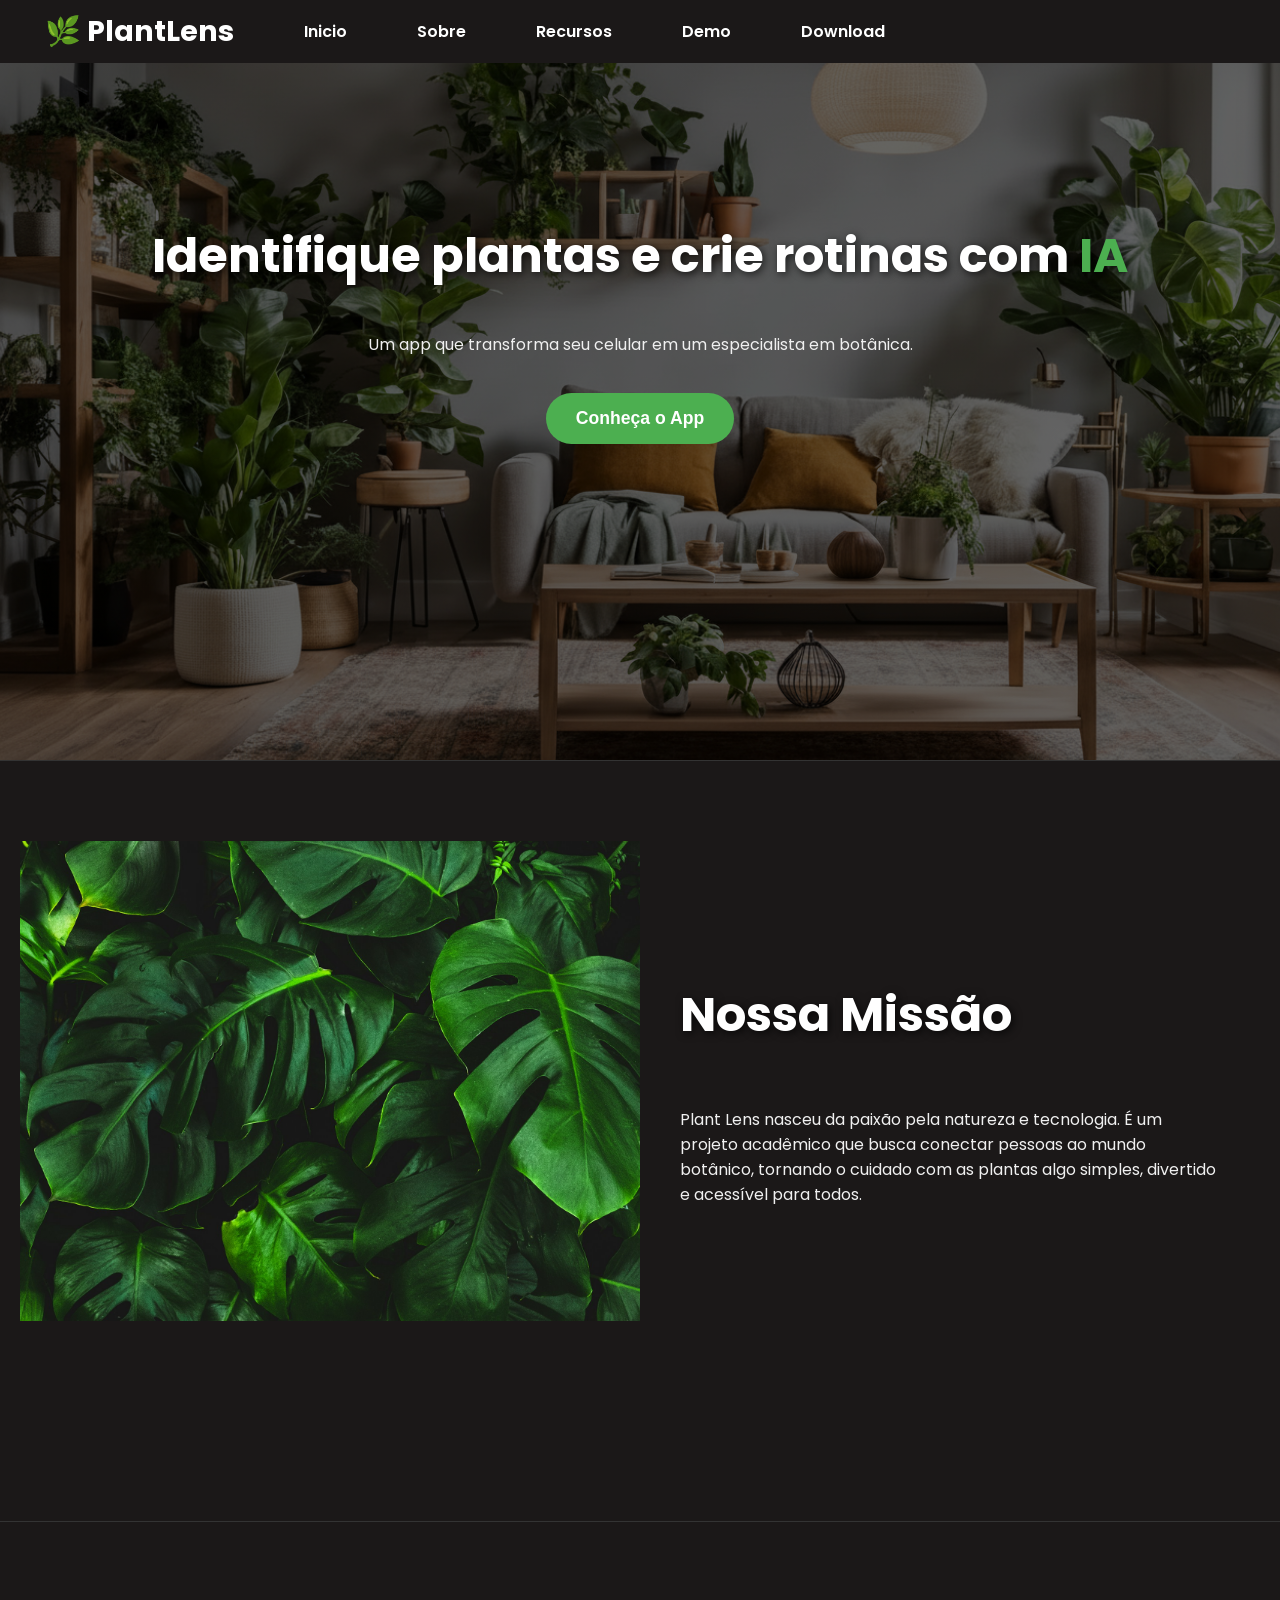
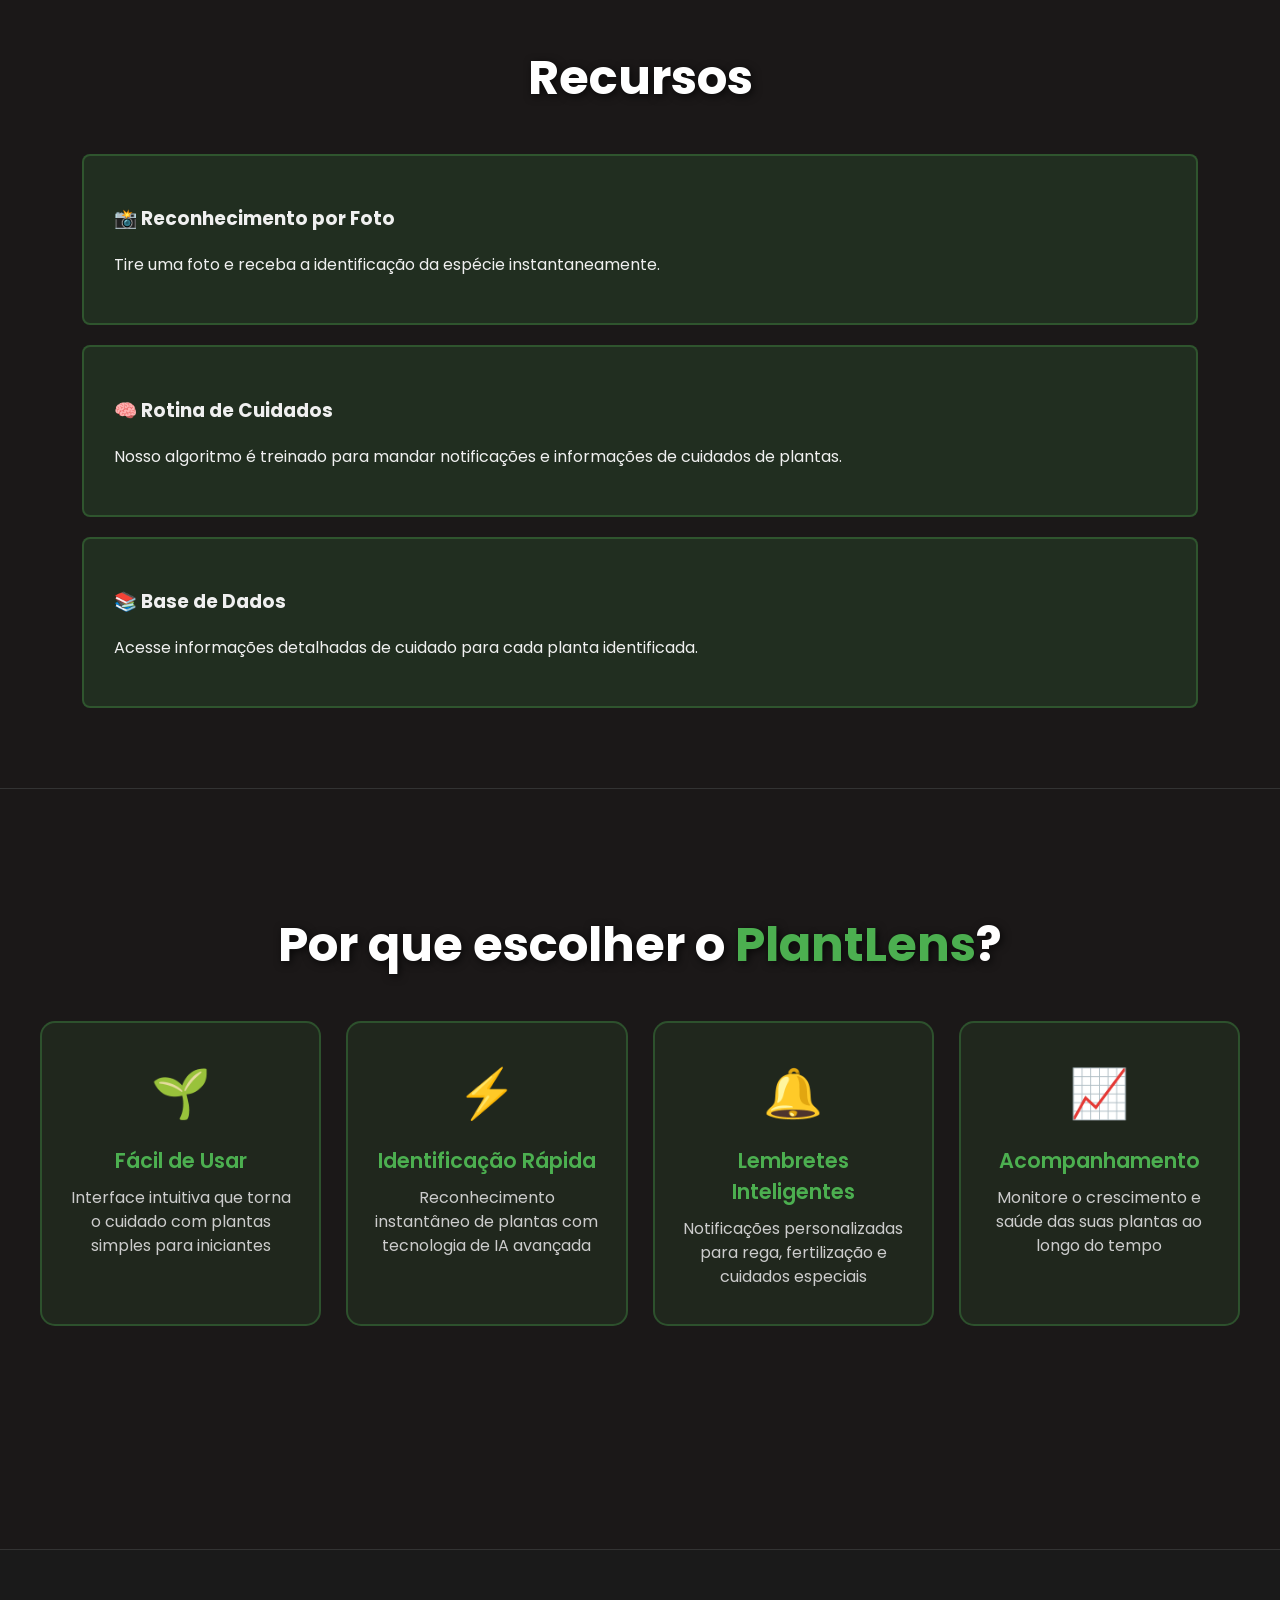
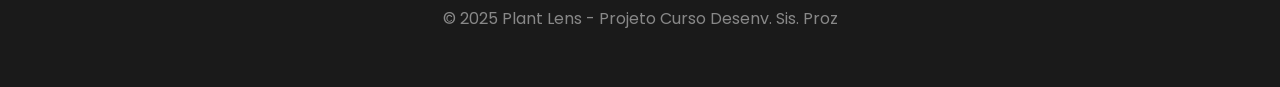
<file: index.html>
<!DOCTYPE html>
<html lang="pt-BR">

<head>
    <meta charset="UTF-8">
    <meta name="viewport" content="width=device-width, initial-scale=1.0">
    <title>PlantLens - Seu Assistente de Jardinagem</title>
    <link rel="preconnect" href="https://fonts.googleapis.com">
    <link rel="preconnect" href="https://fonts.gstatic.com" crossorigin>
    <link href="https://fonts.googleapis.com/css2?family=Poppins:wght@400;600;700&display=swap" rel="stylesheet">
    <link rel="stylesheet" href="style.css">
</head>

<body>
    <header>
        <nav>
            <ul>
                <li><a href="index.html"><h1>🌿 PlantLens</h1></a></li>
                <li><a href="index.html">Inicio</a></li>
                <li><a href="#sobre">Sobre</a></li>
                <li><a href="#recursos">Recursos</a></li>
                <li><a href="demo.html">Demo</a></li>
                <li><a href="download.html">Download</a></li>
            </ul>
        </nav>
    </header>

    <main>
        <section id="hero" class="dobra">
            <div class="conteudo-centralizado">
                <h2>Identifique plantas e crie rotinas com <span class="destaque">IA</span></h2>
                <p>Um app que transforma seu celular em um especialista em botânica.</p>
                <a href="download.html">
                    <button id="btnDownload">Conheça o App</button>
                </a>
            </div>
        </section>

        <section id="sobre" class="dobra">
            <div class="layout-dividido">
                <div class="coluna-imagem" id="sobre-imagem">
                </div>
                <div class="coluna-texto">
                    <h2>Nossa Missão</h2>
                    <p>Plant Lens nasceu da paixão pela natureza e tecnologia. É um projeto acadêmico que busca conectar pessoas ao mundo botânico, tornando o cuidado com as plantas algo simples, divertido e acessível para todos.</p>
                </div>
            </div>
        </section>

        <section id="recursos" class="dobra">
            <h2>Recursos</h2>
            <div class="container-cards">
                <div class="card">
                    <h3>📸 Reconhecimento por Foto</h3>
                    <p>Tire uma foto e receba a identificação da espécie instantaneamente.</p>
                </div>
                <div class="card">
                    <h3>🧠 Rotina de Cuidados</h3>
                    <p>Nosso algoritmo é treinado para mandar notificações e informações de cuidados de plantas.</p>
                </div>
                <div class="card">
                    <h3>📚 Base de Dados</h3>
                    <p>Acesse informações detalhadas de cuidado para cada planta identificada.</p>
                </div>
            </div>
        </section>

        <section id="beneficios" class="dobra">
            <h2>Por que escolher o <span class="destaque">PlantLens</span>?</h2>
            <div class="beneficios-grid">
                <div class="beneficio-card">
                    <div class="beneficio-icon">🌱</div>
                    <h3>Fácil de Usar</h3>
                    <p>Interface intuitiva que torna o cuidado com plantas simples para iniciantes</p>
                </div>
                <div class="beneficio-card">
                    <div class="beneficio-icon">⚡</div>
                    <h3>Identificação Rápida</h3>
                    <p>Reconhecimento instantâneo de plantas com tecnologia de IA avançada</p>
                </div>
                <div class="beneficio-card">
                    <div class="beneficio-icon">🔔</div>
                    <h3>Lembretes Inteligentes</h3>
                    <p>Notificações personalizadas para rega, fertilização e cuidados especiais</p>
                </div>
                <div class="beneficio-card">
                    <div class="beneficio-icon">📈</div>
                    <h3>Acompanhamento</h3>
                    <p>Monitore o crescimento e saúde das suas plantas ao longo do tempo</p>
                </div>
            </div>
        </section>
    </main>

    <footer>
        <p>© 2025 Plant Lens - Projeto Curso Desenv. Sis. Proz</p>
    </footer>
    
    <script src="script.js"></script>
</body>

</html>
</file>
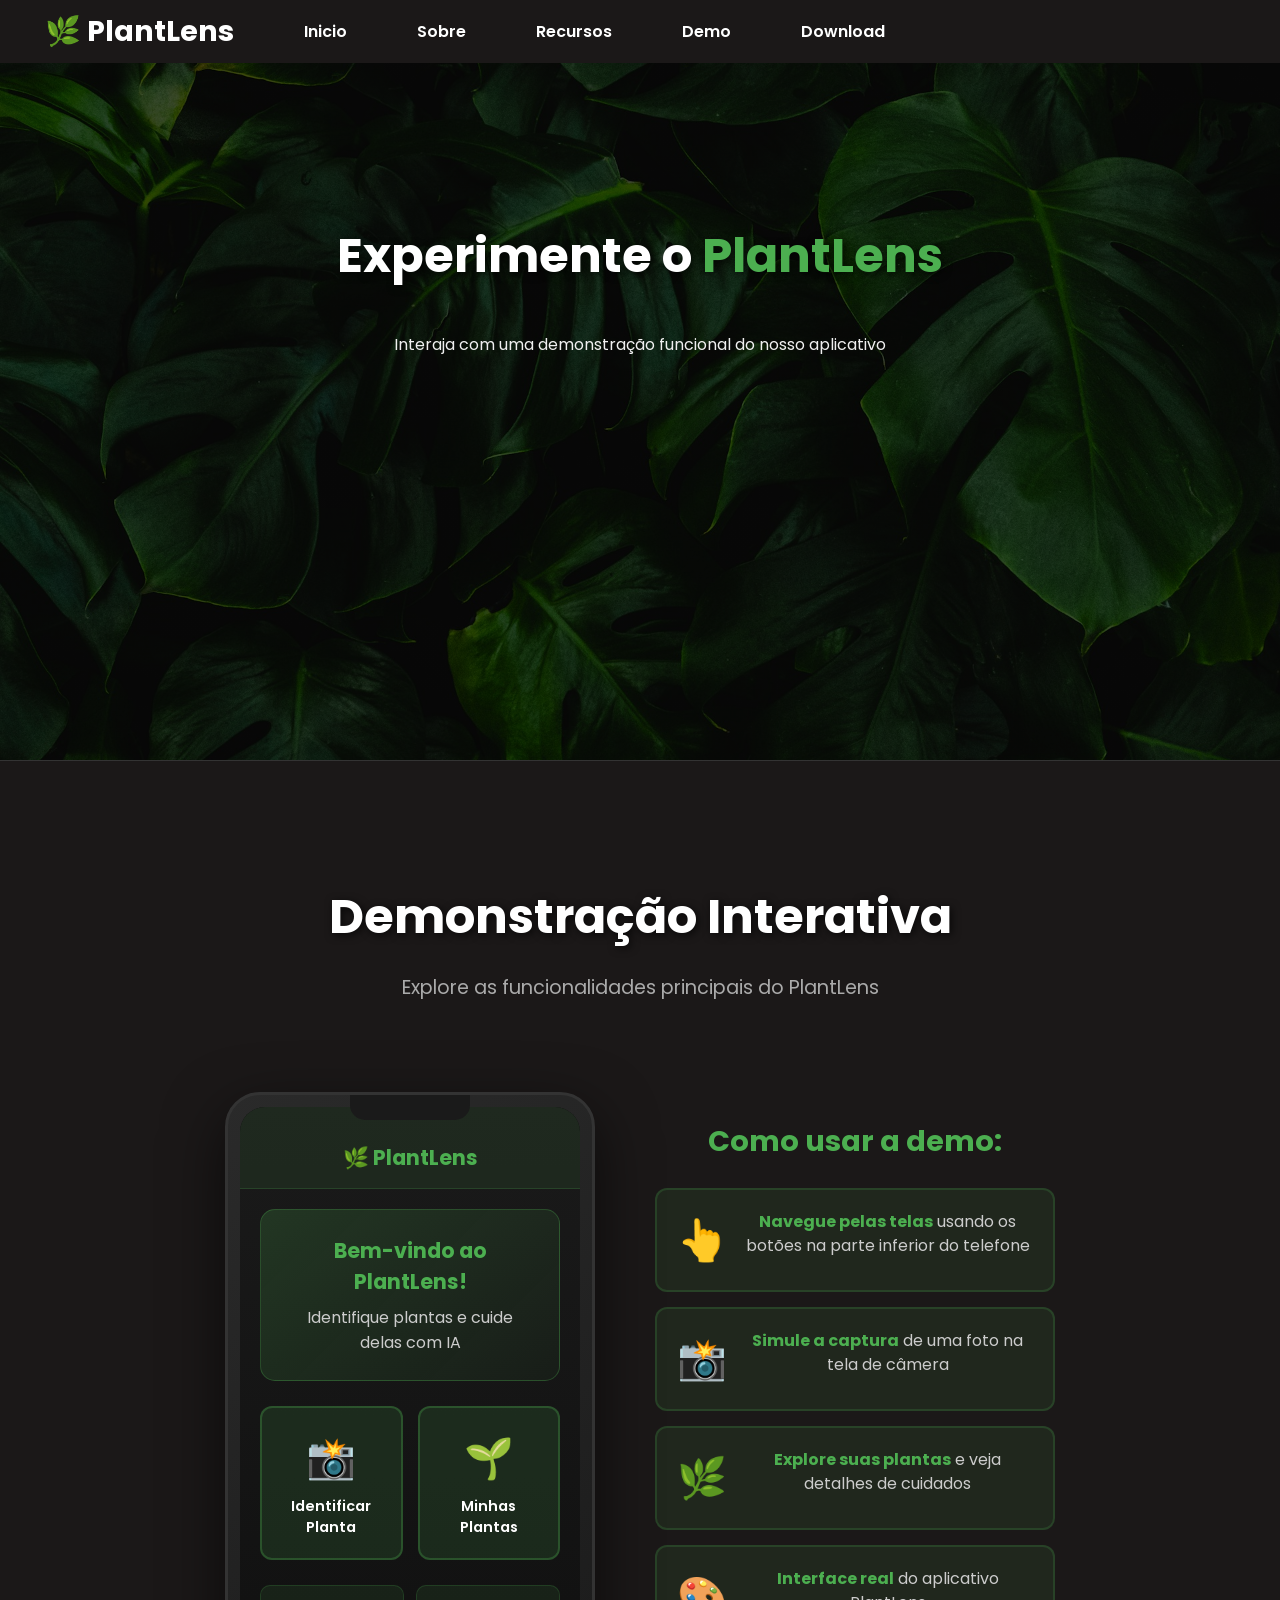
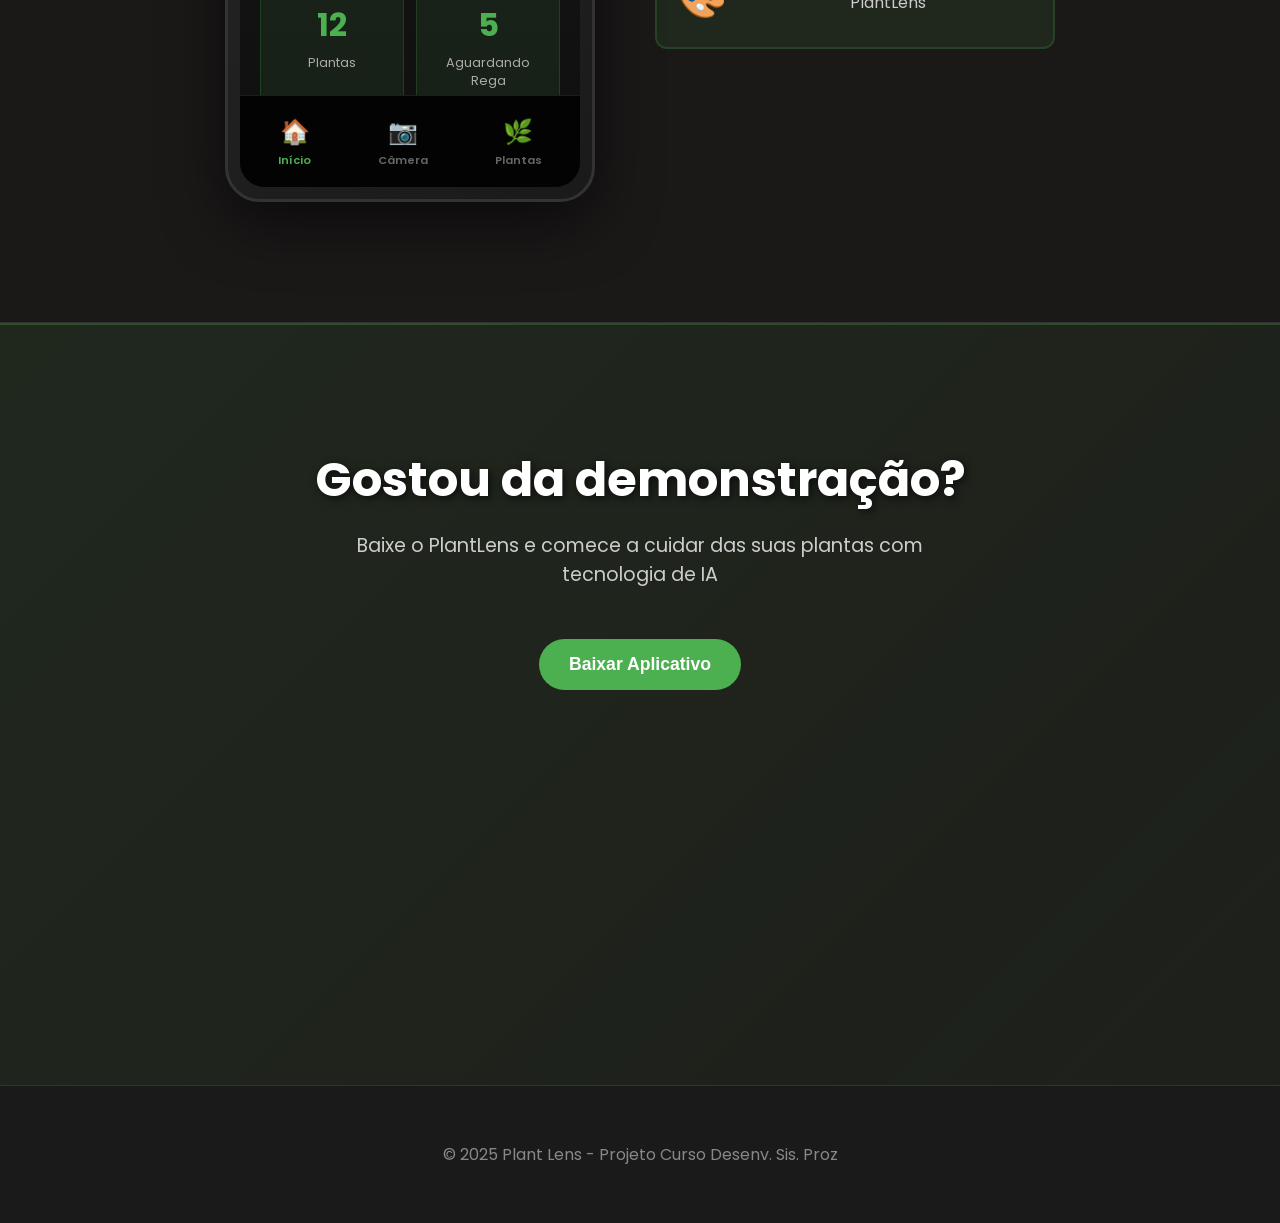
<file: demo.html>
<!DOCTYPE html>
<html lang="pt-BR">

<head>
    <meta charset="UTF-8">
    <meta name="viewport" content="width=device-width, initial-scale=1.0">
    <title>PlantLens - Demo do Aplicativo</title>
    <link rel="preconnect" href="https://fonts.googleapis.com">
    <link rel="preconnect" href="https://fonts.gstatic.com" crossorigin>
    <link href="https://fonts.googleapis.com/css2?family=Poppins:wght@400;600;700&display=swap" rel="stylesheet">
    <link rel="stylesheet" href="style.css">
</head>
    
<body>

    <header>
        <nav>
            <ul>
                <li><a href="index.html"><h1>🌿 PlantLens</h1></a></li>
                <li><a href="index.html">Inicio</a></li>
                <li><a href="index.html#sobre">Sobre</a></li>
                <li><a href="index.html#recursos">Recursos</a></li>
                <li><a href="demo.html">Demo</a></li>
                <li><a href="download.html">Download</a></li>
            </ul>
        </nav>
    </header>

    <main>
        <section id="hero_demo" class="dobra">
            <div class="conteudo-centralizado">
                <h2>Experimente o <span class="destaque">PlantLens</span></h2>
                <p>Interaja com uma demonstração funcional do nosso aplicativo</p>
            </div>
        </section>

        <section class="demo-section dobra">
            <h2>Demonstração Interativa</h2>
            <p class="demo-subtitle">Explore as funcionalidades principais do PlantLens</p>
            
            <div class="demo-container">
                <!-- Simulação do celular -->
                <div class="phone-mockup">
                    <div class="phone-notch"></div>
                    <div class="phone-screen">
                        
                        <!-- Tela 1: Home -->
                        <input type="radio" name="screen" id="screen-home" checked hidden>
                        <div class="app-screen home-screen">
                            <div class="app-header">
                                <h3>🌿 PlantLens</h3>
                            </div>
                            <div class="app-content">
                                <div class="welcome-card">
                                    <h4>Bem-vindo ao PlantLens!</h4>
                                    <p>Identifique plantas e cuide delas com IA</p>
                                </div>
                                
                                <div class="quick-actions">
                                    <label for="screen-camera" class="action-btn camera-btn">
                                        <span class="btn-icon">📸</span>
                                        <span class="btn-text">Identificar Planta</span>
                                    </label>
                                    
                                    <label for="screen-plants" class="action-btn plants-btn">
                                        <span class="btn-icon">🌱</span>
                                        <span class="btn-text">Minhas Plantas</span>
                                    </label>
                                </div>

                                <div class="stats-mini">
                                    <div class="stat-mini">
                                        <div class="stat-mini-number">12</div>
                                        <div class="stat-mini-label">Plantas</div>
                                    </div>
                                    <div class="stat-mini">
                                        <div class="stat-mini-number">5</div>
                                        <div class="stat-mini-label">Aguardando Rega</div>
                                    </div>
                                </div>
                            </div>
                            
                            <div class="app-nav">
                                <label for="screen-home" class="nav-item active">
                                    <span class="nav-icon">🏠</span>
                                    <span class="nav-label">Início</span>
                                </label>
                                <label for="screen-camera" class="nav-item">
                                    <span class="nav-icon">📷</span>
                                    <span class="nav-label">Câmera</span>
                                </label>
                                <label for="screen-plants" class="nav-item">
                                    <span class="nav-icon">🌿</span>
                                    <span class="nav-label">Plantas</span>
                                </label>
                            </div>
                        </div>

                        <!-- Tela 2: Câmera/Identificação -->
                        <input type="radio" name="screen" id="screen-camera" hidden>
                        <div class="app-screen camera-screen">
                            <div class="app-header">
                                <label for="screen-home" class="back-btn">← Voltar</label>
                                <h3>Identificar Planta</h3>
                            </div>
                            <div class="app-content">
                                <div class="camera-preview">
                                    <div class="camera-frame">
                                        <div class="scan-line"></div>
                                        <p class="camera-hint">Posicione a planta no centro</p>
                                    </div>
                                </div>
                                
                                <label for="screen-result" class="capture-btn">
                                    <span class="capture-icon">📸</span>
                                    <span>Capturar e Identificar</span>
                                </label>

                                <div class="tips-box">
                                    <h4>💡 Dicas para melhor resultado:</h4>
                                    <ul>
                                        <li>Use boa iluminação</li>
                                        <li>Foque nas folhas</li>
                                        <li>Evite sombras excessivas</li>
                                    </ul>
                                </div>
                            </div>
                            
                            <div class="app-nav">
                                <label for="screen-home" class="nav-item">
                                    <span class="nav-icon">🏠</span>
                                    <span class="nav-label">Início</span>
                                </label>
                                <label for="screen-camera" class="nav-item active">
                                    <span class="nav-icon">📷</span>
                                    <span class="nav-label">Câmera</span>
                                </label>
                                <label for="screen-plants" class="nav-item">
                                    <span class="nav-icon">🌿</span>
                                    <span class="nav-label">Plantas</span>
                                </label>
                            </div>
                        </div>

                        <!-- Tela 3: Resultado da Identificação -->
                        <input type="radio" name="screen" id="screen-result" hidden>
                        <div class="app-screen result-screen">
                            <div class="app-header">
                                <label for="screen-camera" class="back-btn">← Voltar</label>
                                <h3>Resultado</h3>
                            </div>
                            <div class="app-content">
                                <div class="result-card">
                                    <div class="plant-image-result"></div>
                                    <div class="result-info">
                                        <h4>Costela de Adão</h4>
                                        <p class="scientific-name">Monstera deliciosa</p>
                                        <div class="confidence">
                                            <span class="confidence-label">Confiança:</span>
                                            <div class="confidence-bar">
                                                <div class="confidence-fill"></div>
                                            </div>
                                            <span class="confidence-value">98%</span>
                                        </div>
                                    </div>
                                </div>

                                <div class="care-info">
                                    <h4>🌱 Cuidados Recomendados:</h4>
                                    <div class="care-item">
                                        <span class="care-icon">💧</span>
                                        <div>
                                            <strong>Rega:</strong> 1-2 vezes por semana
                                        </div>
                                    </div>
                                    <div class="care-item">
                                        <span class="care-icon">☀️</span>
                                        <div>
                                            <strong>Luz:</strong> Indireta média a alta
                                        </div>
                                    </div>
                                    <div class="care-item">
                                        <span class="care-icon">🌡️</span>
                                        <div>
                                            <strong>Temperatura:</strong> 18-27°C
                                        </div>
                                    </div>
                                </div>

                                <label for="screen-plants" class="add-plant-btn">
                                    + Adicionar às Minhas Plantas
                                </label>
                            </div>
                            
                            <div class="app-nav">
                                <label for="screen-home" class="nav-item">
                                    <span class="nav-icon">🏠</span>
                                    <span class="nav-label">Início</span>
                                </label>
                                <label for="screen-camera" class="nav-item">
                                    <span class="nav-icon">📷</span>
                                    <span class="nav-label">Câmera</span>
                                </label>
                                <label for="screen-plants" class="nav-item">
                                    <span class="nav-icon">🌿</span>
                                    <span class="nav-label">Plantas</span>
                                </label>
                            </div>
                        </div>

                        <!-- Tela 4: Minhas Plantas -->
                        <input type="radio" name="screen" id="screen-plants" hidden>
                        <div class="app-screen plants-screen">
                            <div class="app-header">
                                <label for="screen-home" class="back-btn">← Voltar</label>
                                <h3>Minhas Plantas</h3>
                            </div>
                            <div class="app-content">
                                <div class="plant-list">
                                    <label for="screen-detail" class="plant-item">
                                        <div class="plant-icon">🌿</div>
                                        <div class="plant-info">
                                            <strong>Costela de Adão</strong>
                                            <p>Última rega: há 2 dias</p>
                                        </div>
                                        <span class="status-badge ok">✓</span>
                                    </label>

                                    <div class="plant-item">
                                        <div class="plant-icon">🌵</div>
                                        <div class="plant-info">
                                            <strong>Cacto</strong>
                                            <p>Última rega: há 5 dias</p>
                                        </div>
                                        <span class="status-badge ok">✓</span>
                                    </div>

                                    <div class="plant-item">
                                        <div class="plant-icon">🌺</div>
                                        <div class="plant-info">
                                            <strong>Rosa do Deserto</strong>
                                            <p>Última rega: há 4 dias</p>
                                        </div>
                                        <span class="status-badge warning">💧</span>
                                    </div>

                                    <div class="plant-item">
                                        <div class="plant-icon">🌴</div>
                                        <div class="plant-info">
                                            <strong>Palmeira Areca</strong>
                                            <p>Última rega: há 1 dia</p>
                                        </div>
                                        <span class="status-badge ok">✓</span>
                                    </div>
                                </div>

                                <label for="screen-camera" class="add-new-plant">
                                    + Adicionar Nova Planta
                                </label>
                            </div>
                            
                            <div class="app-nav">
                                <label for="screen-home" class="nav-item">
                                    <span class="nav-icon">🏠</span>
                                    <span class="nav-label">Início</span>
                                </label>
                                <label for="screen-camera" class="nav-item">
                                    <span class="nav-icon">📷</span>
                                    <span class="nav-label">Câmera</span>
                                </label>
                                <label for="screen-plants" class="nav-item active">
                                    <span class="nav-icon">🌿</span>
                                    <span class="nav-label">Plantas</span>
                                </label>
                            </div>
                        </div>

                        <!-- Tela 5: Detalhe da Planta -->
                        <input type="radio" name="screen" id="screen-detail" hidden>
                        <div class="app-screen detail-screen">
                            <div class="app-header">
                                <label for="screen-plants" class="back-btn">← Voltar</label>
                                <h3>Costela de Adão</h3>
                            </div>
                            <div class="app-content">
                                <div class="plant-detail-header">
                                    <div class="plant-image-detail"></div>
                                    <p class="scientific-name">Monstera deliciosa</p>
                                </div>

                                <div class="detail-section">
                                    <h4>📅 Histórico de Cuidados</h4>
                                    <div class="timeline">
                                        <div class="timeline-item">
                                            <div class="timeline-icon">💧</div>
                                            <div class="timeline-content">
                                                <strong>Rega realizada</strong>
                                                <p>há 2 dias</p>
                                            </div>
                                        </div>
                                        <div class="timeline-item">
                                            <div class="timeline-icon">🌱</div>
                                            <div class="timeline-content">
                                                <strong>Fertilização</strong>
                                                <p>há 1 semana</p>
                                            </div>
                                        </div>
                                        <div class="timeline-item">
                                            <div class="timeline-icon">✂️</div>
                                            <div class="timeline-content">
                                                <strong>Poda</strong>
                                                <p>há 2 semanas</p>
                                            </div>
                                        </div>
                                    </div>
                                </div>

                                <div class="detail-section">
                                    <h4>🔔 Próximos Cuidados</h4>
                                    <div class="next-care">
                                        <div class="care-card">
                                            <span class="care-icon">💧</span>
                                            <strong>Rega</strong>
                                            <p>em 5 dias</p>
                                        </div>
                                        <div class="care-card">
                                            <span class="care-icon">🌱</span>
                                            <strong>Fertilizar</strong>
                                            <p>em 3 semanas</p>
                                        </div>
                                    </div>
                                </div>
                            </div>
                            
                            <div class="app-nav">
                                <label for="screen-home" class="nav-item">
                                    <span class="nav-icon">🏠</span>
                                    <span class="nav-label">Início</span>
                                </label>
                                <label for="screen-camera" class="nav-item">
                                    <span class="nav-icon">📷</span>
                                    <span class="nav-label">Câmera</span>
                                </label>
                                <label for="screen-plants" class="nav-item">
                                    <span class="nav-icon">🌿</span>
                                    <span class="nav-label">Plantas</span>
                                </label>
                            </div>
                        </div>

                    </div>
                </div>

                <!-- Instruções -->
                <div class="demo-instructions">
                    <h3>Como usar a demo:</h3>
                    <div class="instruction-card">
                        <div class="instruction-icon">👆</div>
                        <p><strong>Navegue pelas telas</strong> usando os botões na parte inferior do telefone</p>
                    </div>
                    <div class="instruction-card">
                        <div class="instruction-icon">📸</div>
                        <p><strong>Simule a captura</strong> de uma foto na tela de câmera</p>
                    </div>
                    <div class="instruction-card">
                        <div class="instruction-icon">🌿</div>
                        <p><strong>Explore suas plantas</strong> e veja detalhes de cuidados</p>
                    </div>
                    <div class="instruction-card">
                        <div class="instruction-icon">🎨</div>
                        <p><strong>Interface real</strong> do aplicativo PlantLens</p>
                    </div>
                </div>
            </div>
        </section>

        <script src="script.js"></script>

        <section class="dobra cta-section">
            <h2>Gostou da demonstração?</h2>
            <p>Baixe o PlantLens e comece a cuidar das suas plantas com tecnologia de IA</p>
            <a href="download.html">
                <button>Baixar Aplicativo</button>
            </a>
        </section>
    </main>

    <footer>
        <p>© 2025 Plant Lens - Projeto Curso Desenv. Sis. Proz</p>
    </footer>

</body>

</html>
</file>
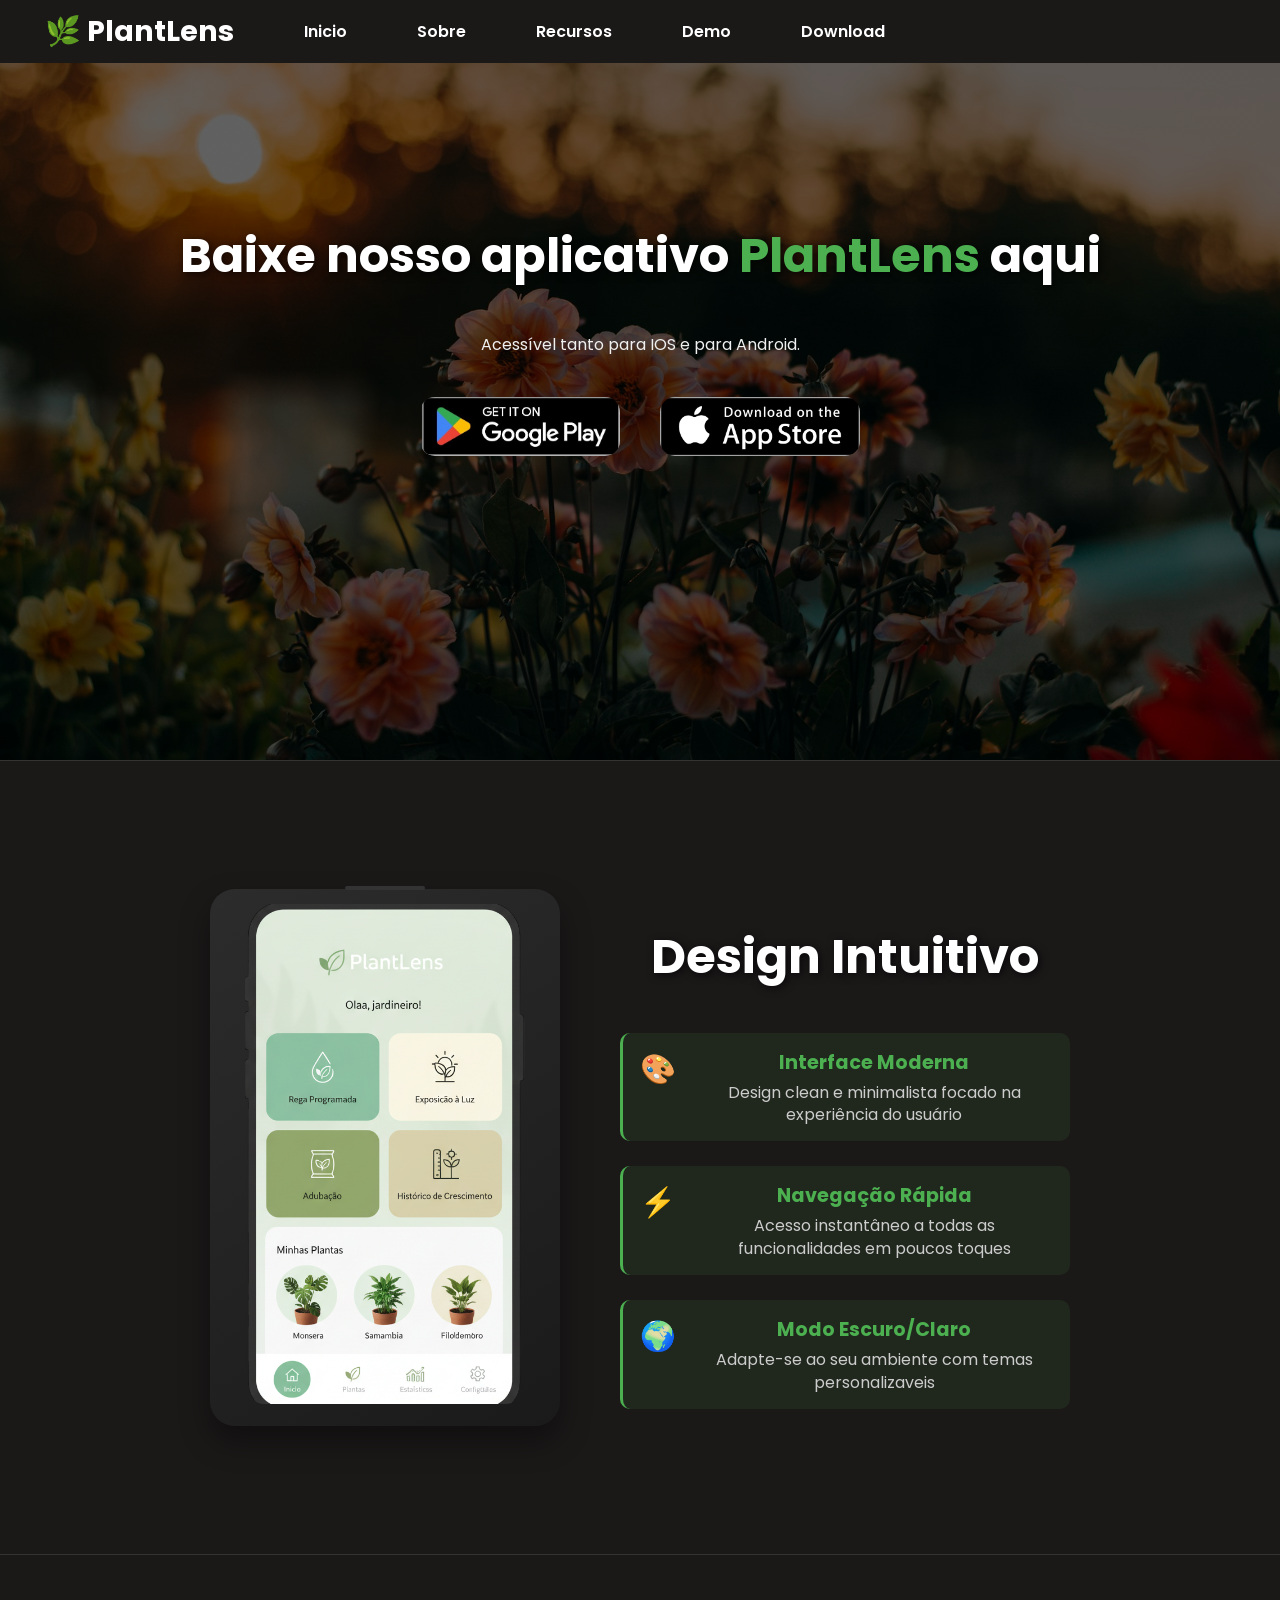
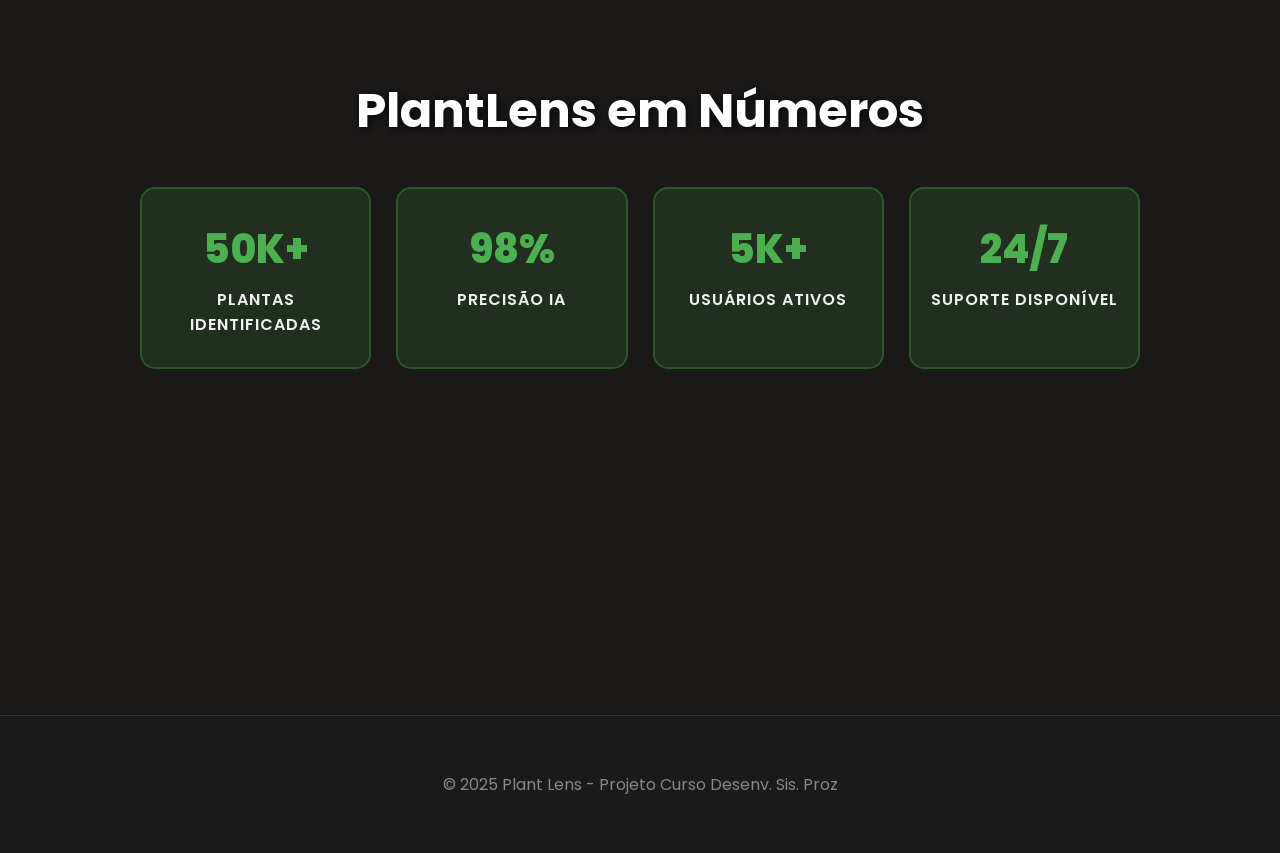
<file: download.html>
<!DOCTYPE html>
<html lang="pt-BR">

<head>
    <meta charset="UTF-8">
    <meta name="viewport" content="width=device-width, initial-scale=1.0">
    <title>PlantLens - Baixe nosso Aplicativo</title>
    <link rel="preconnect" href="https://fonts.googleapis.com">
    <link rel="preconnect" href="https://fonts.gstatic.com" crossorigin>
    <link href="https://fonts.googleapis.com/css2?family=Poppins:wght@400;600;700&display=swap" rel="stylesheet">
    <link rel="stylesheet" href="style.css">
</head>
    
<body>

    <header>
        <nav>
            <ul>
                <li><a href="index.html"><h1>🌿 PlantLens</h1></a></li>
                <li><a href="index.html">Inicio</a></li>
                <li><a href="index.html#sobre">Sobre</a></li>
                <li><a href="index.html#recursos">Recursos</a></li>
                <li><a href="demo.html">Demo</a></li>
                <li><a href="download.html">Download</a></li>
            </ul>
        </nav>
    </header>

        <main>
        <section id="hero_download" class="dobra">
            <div class="conteudo-centralizado">
                <h2>Baixe nosso aplicativo<span class="destaque"> PlantLens </span>aqui</h2>
                <p>Acessível tanto para IOS e para Android.</p>
                <div class="logos">
                    <a href="https://play.google.com/store/games?hl=pt_BR">
                        <img src="img/playstorelogo.jpg" alt="PlayStore" width="200">
                    </a>
                    <a href="https://www.apple.com/br/app-store/">
                        <img src="img/appstorelogo.png" alt="AppStore" width="200">
                    </a>
                </div>
            </div>
        </section>

        <section id="app-preview" class="dobra">
            <div class="app-showcase">
                <div class="screenshot-container">
                    <div class="phone-frame">
                        <img src="img/aplicativo.png" alt="Screenshot do PlantLens App" class="screenshot-image">
                    </div>
                </div>
                <div class="app-features">
                    <h2>Design Intuitivo</h2>
                    <div class="feature-list">
                        <div class="feature-item">
                            <span class="feature-icon">🎨</span>
                            <div class="feature-content">
                                <h3>Interface Moderna</h3>
                                <p>Design clean e minimalista focado na experiência do usuário</p>
                            </div>
                        </div>
                        <div class="feature-item">
                            <span class="feature-icon">⚡</span>
                            <div class="feature-content">
                                <h3>Navegação Rápida</h3>
                                <p>Acesso instantâneo a todas as funcionalidades em poucos toques</p>
                            </div>
                        </div>
                        <div class="feature-item">
                            <span class="feature-icon">🌍</span>
                            <div class="feature-content">
                                <h3>Modo Escuro/Claro</h3>
                                <p>Adapte-se ao seu ambiente com temas personalizaveis</p>
                            </div>
                        </div>
                    </div>
                </div>
            </div>
        </section>

        <section id="app-stats" class="dobra stats-section">
            <h2>PlantLens em Números</h2>
            <div class="stats-grid">
                <div class="stat-card">
                    <div class="stat-number">50K+</div>
                    <div class="stat-label">Plantas Identificadas</div>
                </div>
                <div class="stat-card">
                    <div class="stat-number">98%</div>
                    <div class="stat-label">Precisão IA</div>
                </div>
                <div class="stat-card">
                    <div class="stat-number">5K+</div>
                    <div class="stat-label">Usuários Ativos</div>
                </div>
                <div class="stat-card">
                    <div class="stat-number">24/7</div>
                    <div class="stat-label">Suporte Disponível</div>
                </div>
            </div>
        </section>
    </main>
    
    <footer>
        <p>© 2025 Plant Lens - Projeto Curso Desenv. Sis. Proz</p>
    </footer>
    
    <script src="script.js"></script>
</body>

</html>
</file>
<file: style.css>
body {
    background-color: #1b1818;
    color: #f0f0f0;
    font-family: 'Poppins', sans-serif;
    margin: 0;
    padding: 0;
}

header {
    background-color: #1b1818;
    position: fixed;
    width: 100%;
    z-index: 1000;
    transition: transform 0.3s ease;
}

header ul {
    display: flex;
    margin: 0;
    padding: 10px;
    align-items: center;
    list-style: none;
}

header li { margin: 0 10px; }

header h1 {
    color: white;
    margin: 0;
    font-size: 1.8em;
    font-weight: 700;
}

header a {
    padding: 0px 25px;
    display: flex;
    align-items: center;
    color: white;
    text-decoration: none;
    font-weight: 600;
}

header a:hover { color: #4CAF50; }

.header-oculto {
  transform: translateY(-100%);
}

.dobra {
    min-height: 600px;
    padding: 80px 20px;
    text-align: center;
    border-bottom: 1px solid #333;
}

#hero {
    background-image: linear-gradient(rgba(0, 0, 0, 0.6), rgba(0, 0, 0, 0.6)), url('img/plantaNoApartamento.webp');
    background-size: cover;
    background-position: center;
}

#hero_download {
    background-image: linear-gradient(rgba(0, 0, 0, 0.6), rgba(0, 0, 0, 0.6)), url('img/flores01.jpg');
    background-size: cover;
    background-position: center;
}

.conteudo-centralizado { padding-top: 100px; }

h2 {
    font-size: 3em;
    color: white;
    text-shadow: 2px 2px 8px rgba(0,0,0,0.7);
}

.destaque { color: #4CAF50; }

.layout-dividido {
    display: flex;
    width: 100%;
    min-height: 400px;
}

.coluna-imagem, .coluna-texto { flex: 1; padding: 40px; }

.coluna-texto {
    display: flex;
    flex-direction: column;
    justify-content: center;
    text-align: left;
}

#sobre-imagem {
    background-image: url('img/planta02.jpg');
    background-size: cover;
    background-position: center;
    min-height: 400px;
}

.container-cards {
    margin: 0 auto;
    width: 90%;
    display: flex;
    flex-direction: column;
    gap: 20px;
}

.card {
    background-color: rgba(76, 175, 80, 0.15);
    padding: 30px;
    border-radius: 8px;
    border-left: 5px solid #4CAF50;
    text-align: left;
    border: 2px solid rgba(76, 175, 80, 0.3);
}

.card:hover { background-color: rgba(76, 175, 80, 0.25); }

button {
    background-color: #4CAF50;
    color: white;
    padding: 15px 30px;
    border: none;
    border-radius: 50px;
    margin-top: 20px;
    font-size: 1.1em;
    font-weight: 600;
    cursor: pointer;
}

button:hover { background-color: #45a049; }

footer {
    background-color: #1a1a1a;
    color: #888;
    text-align: center;
    padding: 40px;
}

.beneficios-grid {
    display: grid;
    grid-template-columns: repeat(4, 1fr);
    gap: 25px;
    max-width: 1200px;
    margin: 40px auto;
    padding: 0 20px;
}

.beneficio-card {
    background: rgba(76, 175, 80, 0.1);
    padding: 35px 25px;
    border-radius: 15px;
    text-align: center;
    border: 2px solid rgba(76, 175, 80, 0.3);
    transition: all 0.3s ease;
}

.beneficio-card:hover {
    background: rgba(76, 175, 80, 0.2);
    border-color: #4CAF50;
    transform: translateY(-5px);
}

.beneficio-icon {
    font-size: 3em;
    margin-bottom: 15px;
    display: block;
}

.beneficio-card h3 {
    color: #4CAF50;
    margin: 15px 0 10px 0;
    font-size: 1.3em;
    font-weight: 600;
}

.beneficio-card p {
    color: #ccc;
    line-height: 1.5;
    margin: 0;
}

.logos {
    display: flex;
    justify-content: center;
    gap: 40px;
    margin-top: 40px;
}

.logos img { border-radius: 15px; }
.logos img:hover { opacity: 0.8; }

.app-showcase {
    display: flex;
    align-items: center;
    justify-content: center;
    gap: 60px;
    max-width: 1200px;
    margin: 0 auto;
    padding: 40px 20px;
}

.screenshot-container { flex: 1; max-width: 350px; }

.phone-frame {
    background: linear-gradient(145deg, #2c2c2c, #1a1a1a);
    border-radius: 25px;
    padding: 15px;
    box-shadow: 0 15px 30px rgba(0, 0, 0, 0.4);
    position: relative;
}

.phone-frame::before {
    content: '';
    position: absolute;
    top: -3px;
    left: 50%;
    transform: translateX(-50%);
    width: 80px;
    height: 4px;
    background: #333;
    border-radius: 2px;
}

.screenshot-image {
    width: 280px;
    height: 500px;
    border-radius: 20px;
    object-fit: cover;
}

.app-features { flex: 1; max-width: 450px; }
.feature-list { margin-top: 30px; }

.feature-item {
    display: flex;
    align-items: flex-start;
    gap: 15px;
    margin-bottom: 25px;
    padding: 15px;
    background: rgba(76, 175, 80, 0.1);
    border-radius: 10px;
    border-left: 3px solid #4CAF50;
}

.feature-icon { font-size: 1.8em; min-width: 40px; }

.feature-content h3 {
    margin: 0 0 5px 0;
    color: #4CAF50;
    font-size: 1.2em;
}

.feature-content p { margin: 0; color: #ccc; line-height: 1.4; }

.stats-grid {
    display: grid;
    grid-template-columns: repeat(4, 1fr);
    gap: 25px;
    max-width: 1000px;
    margin: 40px auto 0;
}

.stat-card {
    text-align: center;
    padding: 30px 15px;
    background: rgba(76, 175, 80, 0.15);
    border-radius: 15px;
    border: 2px solid rgba(76, 175, 80, 0.3);
}

.stat-card:hover { background: rgba(76, 175, 80, 0.25); }

.stat-number {
    font-size: 2.5em;
    font-weight: 800;
    color: #4CAF50;
    margin-bottom: 8px;
}

.stat-label {
    font-size: 1em;
    color: #f0f0f0;
    font-weight: 600;
    text-transform: uppercase;
    letter-spacing: 1px;
}

/* ============================================
   DEMO PAGE STYLES
   ============================================ */

#hero_demo {
    background-image: linear-gradient(rgba(0, 0, 0, 0.7), rgba(0, 0, 0, 0.7)), url('img/planta02.jpg');
    background-size: cover;
    background-position: center;
}

.demo-section {
    background-color: #1b1818;
    min-height: auto;
}

.demo-subtitle {
    color: #aaa;
    font-size: 1.2em;
    margin-top: -20px;
    margin-bottom: 50px;
}

.demo-container {
    display: flex;
    justify-content: center;
    align-items: flex-start;
    gap: 60px;
    max-width: 1400px;
    margin: 0 auto;
    padding: 40px 20px;
}

/* Phone Mockup */
.phone-mockup {
    position: relative;
    width: 340px;
    height: 680px;
    background: linear-gradient(145deg, #2a2a2a, #1a1a1a);
    border-radius: 35px;
    padding: 12px;
    box-shadow: 0 20px 60px rgba(0, 0, 0, 0.6);
    border: 3px solid #333;
}

.phone-notch {
    position: absolute;
    top: 0;
    left: 50%;
    transform: translateX(-50%);
    width: 120px;
    height: 25px;
    background: #1a1a1a;
    border-radius: 0 0 15px 15px;
    z-index: 10;
}

.phone-screen {
    width: 100%;
    height: 100%;
    background: #0a0a0a;
    border-radius: 25px;
    overflow: hidden;
    position: relative;
}

/* App Screens */
.app-screen {
    position: absolute;
    top: 0;
    left: 0;
    width: 100%;
    height: 100%;
    background: linear-gradient(180deg, #1a1a1a 0%, #0f0f0f 100%);
    display: flex;
    flex-direction: column;
    opacity: 0;
    pointer-events: none;
    transition: opacity 0.3s ease;
}

#screen-home:checked ~ .home-screen,
#screen-camera:checked ~ .camera-screen,
#screen-result:checked ~ .result-screen,
#screen-plants:checked ~ .plants-screen,
#screen-detail:checked ~ .detail-screen {
    opacity: 1;
    pointer-events: all;
}

/* App Header */
.app-header {
    background: rgba(76, 175, 80, 0.1);
    padding: 35px 20px 15px;
    border-bottom: 1px solid rgba(76, 175, 80, 0.2);
    display: flex;
    align-items: center;
    gap: 15px;
}

.app-header h3 {
    margin: 0;
    font-size: 1.3em;
    color: #4CAF50;
    flex: 1;
    text-align: center;
}

.back-btn {
    color: #4CAF50;
    text-decoration: none;
    font-weight: 600;
    cursor: pointer;
    padding: 5px 10px;
    border-radius: 5px;
    transition: background 0.2s;
}

.back-btn:hover {
    background: rgba(76, 175, 80, 0.2);
}

/* App Content */
.app-content {
    flex: 1;
    overflow-y: auto;
    padding: 20px;
}

.app-content::-webkit-scrollbar {
    width: 6px;
}

.app-content::-webkit-scrollbar-track {
    background: rgba(255, 255, 255, 0.05);
}

.app-content::-webkit-scrollbar-thumb {
    background: rgba(76, 175, 80, 0.3);
    border-radius: 3px;
}

/* Home Screen */
.welcome-card {
    background: linear-gradient(135deg, rgba(76, 175, 80, 0.2), rgba(76, 175, 80, 0.05));
    padding: 25px;
    border-radius: 15px;
    margin-bottom: 25px;
    border: 1px solid rgba(76, 175, 80, 0.3);
}

.welcome-card h4 {
    margin: 0 0 8px 0;
    color: #4CAF50;
    font-size: 1.3em;
}

.welcome-card p {
    margin: 0;
    color: #ccc;
}

.quick-actions {
    display: grid;
    grid-template-columns: 1fr 1fr;
    gap: 15px;
    margin-bottom: 25px;
}

.action-btn {
    background: rgba(76, 175, 80, 0.15);
    border: 2px solid rgba(76, 175, 80, 0.3);
    padding: 20px;
    border-radius: 12px;
    text-align: center;
    cursor: pointer;
    transition: all 0.3s;
    display: flex;
    flex-direction: column;
    align-items: center;
    gap: 8px;
}

.action-btn:hover {
    background: rgba(76, 175, 80, 0.25);
    border-color: #4CAF50;
    transform: translateY(-3px);
}

.btn-icon {
    font-size: 2.5em;
}

.btn-text {
    color: #fff;
    font-weight: 600;
    font-size: 0.9em;
}

.stats-mini {
    display: grid;
    grid-template-columns: 1fr 1fr;
    gap: 12px;
}

.stat-mini {
    background: rgba(76, 175, 80, 0.1);
    padding: 15px;
    border-radius: 10px;
    text-align: center;
    border: 1px solid rgba(76, 175, 80, 0.2);
}

.stat-mini-number {
    font-size: 2em;
    font-weight: 700;
    color: #4CAF50;
    margin-bottom: 5px;
}

.stat-mini-label {
    font-size: 0.8em;
    color: #aaa;
}

/* Camera Screen */
.camera-preview {
    background: #000;
    border-radius: 12px;
    overflow: hidden;
    margin-bottom: 20px;
    height: 280px;
    position: relative;
}

.camera-frame {
    width: 100%;
    height: 100%;
    background: linear-gradient(135deg, #1a3a1a, #0a1a0a);
    display: flex;
    align-items: center;
    justify-content: center;
    position: relative;
    overflow: hidden;
}

.scan-line {
    position: absolute;
    width: 80%;
    height: 2px;
    background: linear-gradient(90deg, transparent, #4CAF50, transparent);
    box-shadow: 0 0 10px #4CAF50;
    animation: scan 2s ease-in-out infinite;
}

@keyframes scan {
    0%, 100% { top: 20%; opacity: 0; }
    50% { top: 80%; opacity: 1; }
}

.camera-hint {
    color: #4CAF50;
    font-size: 0.9em;
    text-align: center;
    position: relative;
    z-index: 1;
    background: rgba(0, 0, 0, 0.7);
    padding: 8px 16px;
    border-radius: 20px;
}

.capture-btn {
    background: #4CAF50;
    color: white;
    padding: 15px;
    border-radius: 25px;
    text-align: center;
    font-weight: 600;
    cursor: pointer;
    display: flex;
    align-items: center;
    justify-content: center;
    gap: 10px;
    transition: all 0.3s;
    margin-bottom: 20px;
}

.capture-btn:hover {
    background: #45a049;
    transform: scale(1.02);
}

.capture-icon {
    font-size: 1.5em;
}

.tips-box {
    background: rgba(76, 175, 80, 0.1);
    padding: 15px;
    border-radius: 10px;
    border-left: 3px solid #4CAF50;
}

.tips-box h4 {
    margin: 0 0 10px 0;
    color: #4CAF50;
    font-size: 1em;
}

.tips-box ul {
    margin: 0;
    padding-left: 20px;
    color: #ccc;
}

.tips-box li {
    margin-bottom: 5px;
    font-size: 0.9em;
}

/* Result Screen */
.result-card {
    background: rgba(76, 175, 80, 0.1);
    border-radius: 12px;
    overflow: hidden;
    margin-bottom: 20px;
    border: 2px solid rgba(76, 175, 80, 0.3);
}

.plant-image-result {
    width: 100%;
    height: 180px;
    background: linear-gradient(135deg, #2a5a2a, #1a3a1a);
    background-image: url('img/planta02.jpg');
    background-size: cover;
    background-position: center;
}

.result-info {
    padding: 20px;
}

.result-info h4 {
    margin: 0 0 5px 0;
    color: #4CAF50;
    font-size: 1.4em;
}

.scientific-name {
    margin: 0 0 15px 0;
    color: #888;
    font-style: italic;
    font-size: 0.95em;
}

.confidence {
    display: flex;
    align-items: center;
    gap: 10px;
}

.confidence-label {
    color: #aaa;
    font-size: 0.9em;
}

.confidence-bar {
    flex: 1;
    height: 8px;
    background: rgba(255, 255, 255, 0.1);
    border-radius: 4px;
    overflow: hidden;
}

.confidence-fill {
    width: 98%;
    height: 100%;
    background: linear-gradient(90deg, #4CAF50, #66BB6A);
    border-radius: 4px;
}

.confidence-value {
    color: #4CAF50;
    font-weight: 700;
}

.care-info {
    background: rgba(76, 175, 80, 0.05);
    padding: 15px;
    border-radius: 10px;
    margin-bottom: 15px;
}

.care-info h4 {
    margin: 0 0 15px 0;
    color: #4CAF50;
}

.care-item {
    display: flex;
    align-items: flex-start;
    gap: 12px;
    margin-bottom: 12px;
    padding: 10px;
    background: rgba(76, 175, 80, 0.1);
    border-radius: 8px;
}

.care-icon {
    font-size: 1.5em;
}

.care-item strong {
    color: #4CAF50;
}

.care-item div {
    color: #ccc;
    font-size: 0.9em;
    line-height: 1.4;
}

.add-plant-btn {
    background: #4CAF50;
    color: white;
    padding: 15px;
    border-radius: 10px;
    text-align: center;
    font-weight: 600;
    cursor: pointer;
    display: block;
    transition: all 0.3s;
}

.add-plant-btn:hover {
    background: #45a049;
    transform: translateY(-2px);
}

/* Plants Screen */
.plant-list {
    display: flex;
    flex-direction: column;
    gap: 12px;
    margin-bottom: 20px;
}

.plant-item {
    background: rgba(76, 175, 80, 0.1);
    padding: 15px;
    border-radius: 10px;
    display: flex;
    align-items: center;
    gap: 12px;
    border: 1px solid rgba(76, 175, 80, 0.2);
    cursor: pointer;
    transition: all 0.3s;
}

.plant-item:hover {
    background: rgba(76, 175, 80, 0.2);
    border-color: #4CAF50;
}

.plant-icon {
    font-size: 2.5em;
    min-width: 50px;
    text-align: center;
}

.plant-info {
    flex: 1;
}

.plant-info strong {
    color: #fff;
    display: block;
    margin-bottom: 3px;
    font-size: 1.05em;
}

.plant-info p {
    margin: 0;
    color: #888;
    font-size: 0.85em;
}

.status-badge {
    font-size: 1.3em;
    padding: 5px 10px;
    border-radius: 20px;
}

.status-badge.ok {
    color: #4CAF50;
    background: rgba(76, 175, 80, 0.2);
}

.status-badge.warning {
    color: #FFA726;
    background: rgba(255, 167, 38, 0.2);
}

.add-new-plant {
    background: rgba(76, 175, 80, 0.2);
    color: #4CAF50;
    padding: 15px;
    border-radius: 10px;
    text-align: center;
    font-weight: 600;
    cursor: pointer;
    display: block;
    border: 2px dashed rgba(76, 175, 80, 0.5);
    transition: all 0.3s;
}

.add-new-plant:hover {
    background: rgba(76, 175, 80, 0.3);
    border-color: #4CAF50;
}

/* Detail Screen */
.plant-detail-header {
    text-align: center;
    margin-bottom: 25px;
}

.plant-image-detail {
    width: 100%;
    height: 200px;
    background: linear-gradient(135deg, #2a5a2a, #1a3a1a);
    background-image: url('img/planta02.jpg');
    background-size: cover;
    background-position: center;
    border-radius: 12px;
    margin-bottom: 15px;
}

.detail-section {
    background: rgba(76, 175, 80, 0.05);
    padding: 15px;
    border-radius: 10px;
    margin-bottom: 15px;
}

.detail-section h4 {
    margin: 0 0 15px 0;
    color: #4CAF50;
}

.timeline {
    display: flex;
    flex-direction: column;
    gap: 12px;
}

.timeline-item {
    display: flex;
    align-items: flex-start;
    gap: 12px;
    padding: 12px;
    background: rgba(76, 175, 80, 0.1);
    border-radius: 8px;
    border-left: 3px solid #4CAF50;
}

.timeline-icon {
    font-size: 1.5em;
    min-width: 35px;
}

.timeline-content strong {
    color: #fff;
    display: block;
    margin-bottom: 3px;
}

.timeline-content p {
    margin: 0;
    color: #888;
    font-size: 0.85em;
}

.next-care {
    display: grid;
    grid-template-columns: 1fr 1fr;
    gap: 10px;
}

.care-card {
    background: rgba(76, 175, 80, 0.1);
    padding: 15px;
    border-radius: 8px;
    text-align: center;
    border: 1px solid rgba(76, 175, 80, 0.2);
}

.care-card .care-icon {
    font-size: 2em;
    display: block;
    margin-bottom: 8px;
}

.care-card strong {
    color: #4CAF50;
    display: block;
    margin-bottom: 5px;
}

.care-card p {
    margin: 0;
    color: #aaa;
    font-size: 0.85em;
}

/* App Navigation */
.app-nav {
    background: rgba(0, 0, 0, 0.8);
    display: flex;
    justify-content: space-around;
    padding: 10px 5px;
    border-top: 1px solid rgba(76, 175, 80, 0.2);
}

.nav-item {
    display: flex;
    flex-direction: column;
    align-items: center;
    gap: 3px;
    padding: 8px 15px;
    cursor: pointer;
    border-radius: 8px;
    transition: all 0.3s;
    color: #666;
}

.nav-item:hover {
    background: rgba(76, 175, 80, 0.1);
}

.nav-item.active {
    color: #4CAF50;
}

.nav-icon {
    font-size: 1.5em;
}

.nav-label {
    font-size: 0.7em;
    font-weight: 600;
}

/* Demo Instructions */
.demo-instructions {
    flex: 1;
    max-width: 400px;
}

.demo-instructions h3 {
    color: #4CAF50;
    font-size: 1.8em;
    margin-bottom: 25px;
}

.instruction-card {
    background: rgba(76, 175, 80, 0.1);
    padding: 20px;
    border-radius: 12px;
    margin-bottom: 15px;
    border: 2px solid rgba(76, 175, 80, 0.2);
    display: flex;
    align-items: flex-start;
    gap: 15px;
    transition: all 0.3s;
}

.instruction-card:hover {
    background: rgba(76, 175, 80, 0.15);
    border-color: #4CAF50;
    transform: translateX(5px);
}

.instruction-icon {
    font-size: 2.5em;
    min-width: 50px;
}

.instruction-card p {
    margin: 0;
    color: #ccc;
    line-height: 1.5;
}

.instruction-card strong {
    color: #4CAF50;
}

/* CTA Section */
.cta-section {
    background: linear-gradient(135deg, rgba(76, 175, 80, 0.1), rgba(76, 175, 80, 0.05));
    border-top: 2px solid rgba(76, 175, 80, 0.3);
}

.cta-section h2 {
    margin-bottom: 15px;
}

.cta-section p {
    font-size: 1.2em;
    color: #ccc;
    max-width: 600px;
    margin: 0 auto 30px;
}

/* Responsive Design */
@media (max-width: 1024px) {
    .demo-container {
        flex-direction: column;
        align-items: center;
    }
    
    .demo-instructions {
        max-width: 600px;
    }
}

@media (max-width: 768px) {
    .phone-mockup {
        transform: scale(0.85);
    }
    
    .demo-instructions h3 {
        font-size: 1.5em;
    }
    
    .instruction-card {
        padding: 15px;
    }
}
</file>
